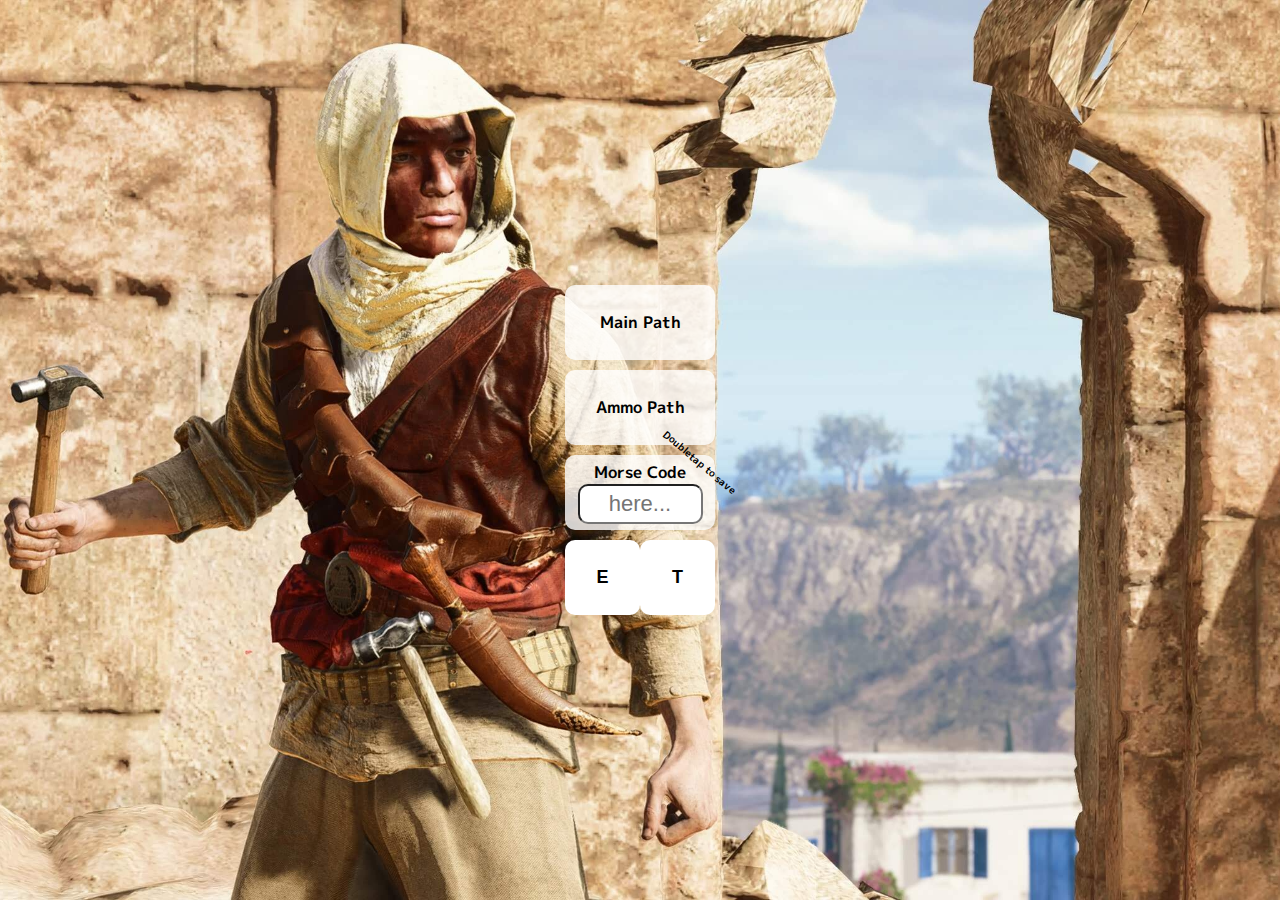
<file: index.html>
<!DOCTYPE html>
<html lang="en">
  <head>
    <meta charset="UTF-8" />
    <meta http-equiv="X-UA-Compatible" content="IE=edge" />
    <meta
      name="viewport"
      content="width=device-width, initial-scale=1.0, maximum-scale=1, user-scalable=no"
    />
    <link rel="preconnect" href="https://fonts.googleapis.com" />
    <link rel="preconnect" href="https://fonts.gstatic.com" crossorigin />
    <link
      href="https://fonts.googleapis.com/css2?family=M+PLUS+1p:wght@300&display=swap"
      rel="stylesheet"
    />
    <link rel="stylesheet" href="./styles/style.css" />
    <title>Eidolon Helper</title>
  </head>
  <body>
    <script defer src="./app.js"></script>
    <main id="display">
      <div id="choice">
        <div id="paths">
          <a class="team" href="./path/path.html">Main Path</a>
          <a class="team" href="./ammo/ammo.html">Ammo Path</a>
        </div>
        <div id="morse">
          <div id="morse__container" class="team">
            <label for="morse__input">Morse Code</label>
            <input
              id="morse__input"
              type="text"
              maxlength="5"
              placeholder="here..."
            />
          </div>
          <div id="morse__buttons">
            <button type="button" id="morse__short" data-morse="E">E</button>
            <button type="button" id="morse__long" data-morse="T">T</button>
          </div>
        </div>
      </div>
    </main>
  </body>
</html>
</file>
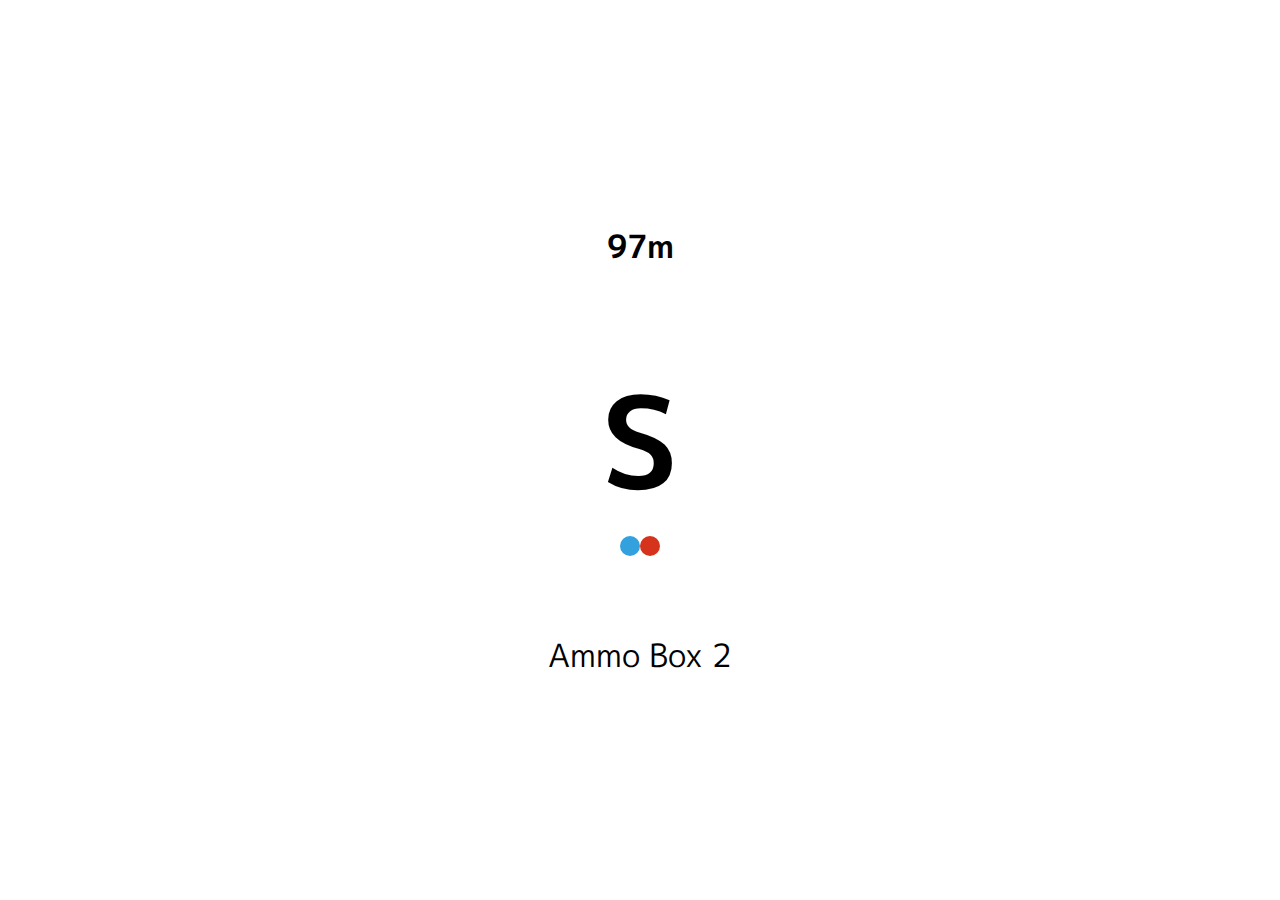
<file: ammo/ammo.html>
<!DOCTYPE html>
<html lang="en">
  <head>
    <meta charset="UTF-8" />
    <meta http-equiv="X-UA-Compatible" content="IE=edge" />
    <meta
      name="viewport"
      content="width=device-width, initial-scale=1.0, maximum-scale=1, user-scalable=no"
    />
    <link rel="preconnect" href="https://fonts.googleapis.com" />
    <link rel="preconnect" href="https://fonts.gstatic.com" crossorigin />
    <link
      href="https://fonts.googleapis.com/css2?family=M+PLUS+1p:wght@300&display=swap"
      rel="stylesheet"
    />
    <link rel="stylesheet" href="../styles/style.css" />
    <title>Eidolon Helper - Ammo Path</title>
  </head>
  <body>
    <script defer src="./ammo.js"></script>
    <main id="headsup">
      <section id="height"><p id="height__display">97m</p></section>
      <section id="direction">
        <div id="direction__container">
          <p id="direction__display">S</p>
          <div id="parts">
            <div
              class="part"
              style="
                background-color: #33a1de;
                width: 20px;
                height: 20px;
                border-radius: 50%;
              "
            ></div>
            <div
              class="part"
              style="
                background-color: #d6331d;
                width: 20px;
                height: 20px;
                border-radius: 50%;
              "
            ></div>
          </div>
        </div>
      </section>
      <section id="notification">
        <div id="notification__container">
          <p id="notification__type">Ammo Box 2</p>
          <p id="notification__info"></p>
        </div>
      </section>
    </main>
  </body>
</html>
</file>
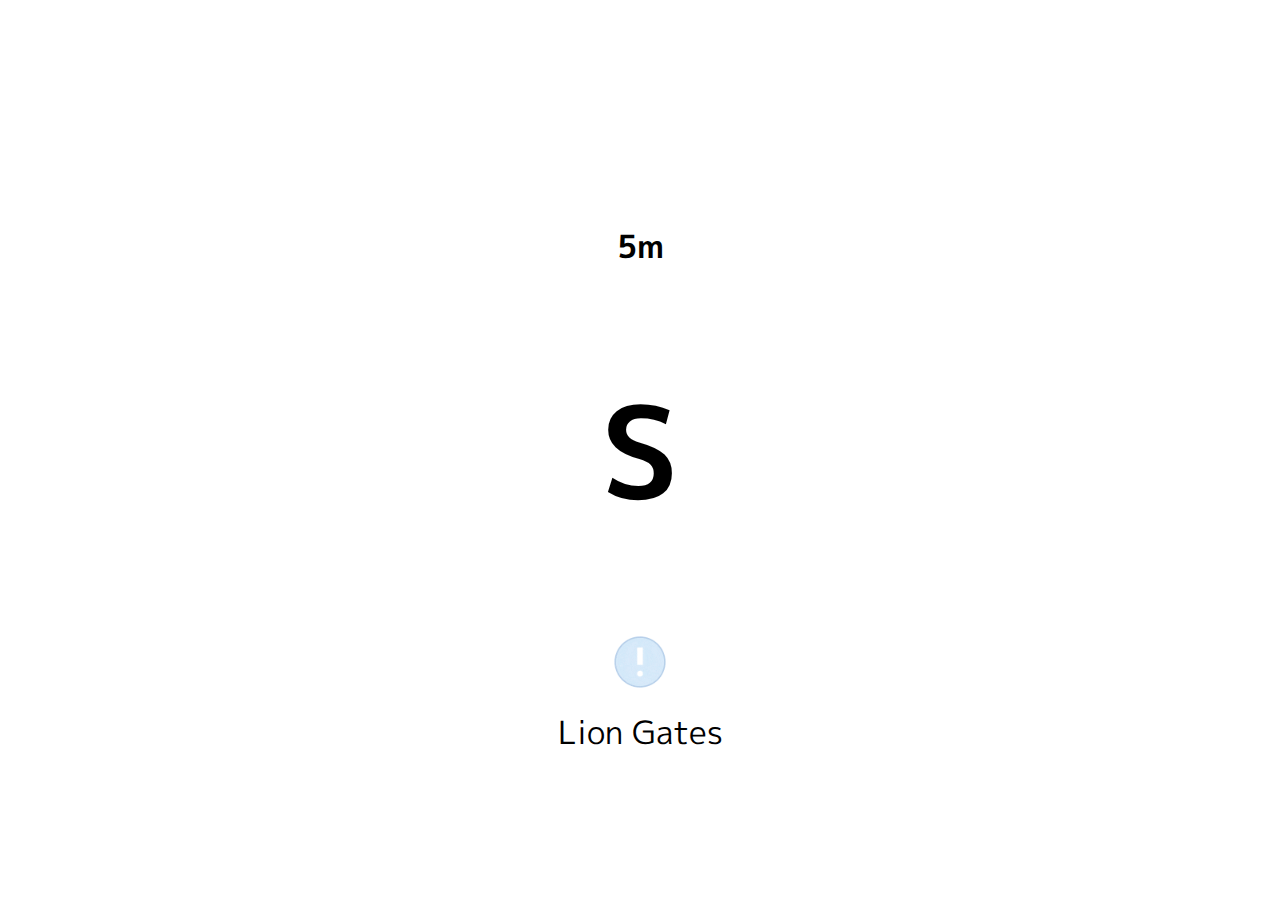
<file: path/path.html>
<!DOCTYPE html>
<html lang="en">
  <head>
    <meta charset="UTF-8" />
    <meta http-equiv="X-UA-Compatible" content="IE=edge" />
    <meta
      name="viewport"
      content="width=device-width, initial-scale=1.0, maximum-scale=1, user-scalable=no"
    />
    <link rel="preconnect" href="https://fonts.googleapis.com" />
    <link rel="preconnect" href="https://fonts.gstatic.com" crossorigin />
    <link
      href="https://fonts.googleapis.com/css2?family=M+PLUS+1p:wght@300&display=swap"
      rel="stylesheet"
    />
    <link rel="stylesheet" href="../styles/style.css" />
    <title>Eidolon Helper - Main Path</title>
  </head>
  <body>
    <script defer src="./path.js"></script>
    <main id="headsup">
      <section id="height"><p id="height__display">5m</p></section>
      <section id="direction">
        <div id="direction__container">
          <p id="direction__display">S</p>
          <div id="parts"></div>
        </div>
      </section>
      <section id="notification">
        <div id="notification__container">
          <p id="notification__type">
            <img src="../images/info.gif" style="width: 64px" />
          </p>
          <p id="notification__info">Lion Gates</p>
        </div>
      </section>
    </main>
  </body>
</html>
</file>
<file: styles/style.css>
* {
  margin: 0;
  padding: 0;
  -webkit-box-sizing: border-box;
          box-sizing: border-box;
}

:root {
  -webkit-user-select: none;
     -moz-user-select: none;
      -ms-user-select: none;
          user-select: none;
  -ms-touch-action: manipulation;
      touch-action: manipulation;
  font-family: "M PLUS 1p", sans-serif;
  height: 100%;
  overflow: hidden;
}

body {
  height: 100%;
  overflow: hidden;
}

a {
  text-decoration: none;
  color: black;
}

input {
  width: 125px;
  height: 40px;
  text-align: center;
  font-size: 22px;
  border-radius: 10px;
  outline: none;
}

/* index */
#display {
  height: 100%;
  overflow: hidden;
  display: -webkit-box;
  display: -ms-flexbox;
  display: flex;
  -webkit-box-orient: vertical;
  -webkit-box-direction: normal;
      -ms-flex-direction: column;
          flex-direction: column;
  -webkit-box-pack: center;
      -ms-flex-pack: center;
          justify-content: center;
  -webkit-box-align: center;
      -ms-flex-align: center;
          align-items: center;
  background: url("../images/eidolon-background.jpg") no-repeat 35%;
  background-size: cover;
}

#choice {
  width: 50%;
  height: 50%;
  margin: auto;
  display: -webkit-box;
  display: -ms-flexbox;
  display: flex;
  -webkit-box-orient: vertical;
  -webkit-box-direction: normal;
      -ms-flex-direction: column;
          flex-direction: column;
  -webkit-box-pack: center;
      -ms-flex-pack: center;
          justify-content: center;
  -webkit-box-align: center;
      -ms-flex-align: center;
          align-items: center;
}

@media screen and (max-height: 414px) {
  #choice {
    -webkit-box-orient: horizontal;
    -webkit-box-direction: normal;
        -ms-flex-direction: row;
            flex-direction: row;
  }
}

.team {
  width: 150px;
  height: 75px;
  margin: 5px;
  font-weight: bold;
  display: -webkit-box;
  display: -ms-flexbox;
  display: flex;
  -webkit-box-pack: center;
      -ms-flex-pack: center;
          justify-content: center;
  -webkit-box-align: center;
      -ms-flex-align: center;
          align-items: center;
  background: rgba(255, 255, 255, 0.8);
  border-radius: 10px;
}

#paths {
  display: -webkit-box;
  display: -ms-flexbox;
  display: flex;
  -webkit-box-orient: vertical;
  -webkit-box-direction: normal;
      -ms-flex-direction: column;
          flex-direction: column;
  -webkit-box-pack: center;
      -ms-flex-pack: center;
          justify-content: center;
  -webkit-box-align: center;
      -ms-flex-align: center;
          align-items: center;
}

#morse {
  display: -webkit-box;
  display: -ms-flexbox;
  display: flex;
  -webkit-box-orient: vertical;
  -webkit-box-direction: normal;
      -ms-flex-direction: column;
          flex-direction: column;
  -webkit-box-pack: center;
      -ms-flex-pack: center;
          justify-content: center;
  -webkit-box-align: center;
      -ms-flex-align: center;
          align-items: center;
}

#morse__container {
  display: -webkit-box;
  display: -ms-flexbox;
  display: flex;
  -webkit-box-orient: vertical;
  -webkit-box-direction: normal;
      -ms-flex-direction: column;
          flex-direction: column;
  position: relative;
}

#morse__container::after {
  content: "Doubletap to save";
  position: absolute;
  top: 0;
  right: -30px;
  -webkit-transform: rotateZ(40deg);
          transform: rotateZ(40deg);
  font-size: 10px;
}

#morse__buttons {
  width: 150px;
  height: 75px;
  margin: 5px;
  display: -webkit-box;
  display: -ms-flexbox;
  display: flex;
  -webkit-box-pack: center;
      -ms-flex-pack: center;
          justify-content: center;
  -webkit-box-align: center;
      -ms-flex-align: center;
          align-items: center;
}

#morse__short, #morse__long {
  width: 75px;
  height: 75px;
  background: white;
  border-radius: 10px;
  border: none;
  font-weight: bold;
  font-size: 18px;
}

/* ammo / path */
#headsup {
  height: 100%;
  overflow: hidden;
  display: -webkit-box;
  display: -ms-flexbox;
  display: flex;
  -webkit-box-orient: vertical;
  -webkit-box-direction: normal;
      -ms-flex-direction: column;
          flex-direction: column;
  -webkit-box-pack: center;
      -ms-flex-pack: center;
          justify-content: center;
  -webkit-box-align: center;
      -ms-flex-align: center;
          align-items: center;
}

#height {
  -webkit-box-flex: 0;
      -ms-flex: 0 0 30%;
          flex: 0 0 30%;
  display: -webkit-box;
  display: -ms-flexbox;
  display: flex;
  -webkit-box-pack: center;
      -ms-flex-pack: center;
          justify-content: center;
  -webkit-box-align: end;
      -ms-flex-align: end;
          align-items: flex-end;
}

#height__display {
  font-size: 32px;
  font-weight: bold;
}

#direction {
  -webkit-box-flex: 0;
      -ms-flex: 0 0 40%;
          flex: 0 0 40%;
  display: -webkit-box;
  display: -ms-flexbox;
  display: flex;
  -webkit-box-pack: center;
      -ms-flex-pack: center;
          justify-content: center;
  -webkit-box-align: center;
      -ms-flex-align: center;
          align-items: center;
}

#direction__display {
  text-align: center;
  font-size: 128px;
  font-weight: bold;
}

#parts {
  display: -webkit-box;
  display: -ms-flexbox;
  display: flex;
  -webkit-box-pack: center;
      -ms-flex-pack: center;
          justify-content: center;
}

#notification {
  -webkit-box-flex: 0;
      -ms-flex: 0 0 30%;
          flex: 0 0 30%;
  display: -webkit-box;
  display: -ms-flexbox;
  display: flex;
  -webkit-box-pack: center;
      -ms-flex-pack: center;
          justify-content: center;
  -webkit-box-align: start;
      -ms-flex-align: start;
          align-items: flex-start;
}

#notification__type {
  text-align: center;
  line-height: 50px;
  font-size: 32px;
}

#notification__info {
  text-align: center;
  line-height: 50px;
  font-size: 32px;
}
/*# sourceMappingURL=style.css.map */
</file>
